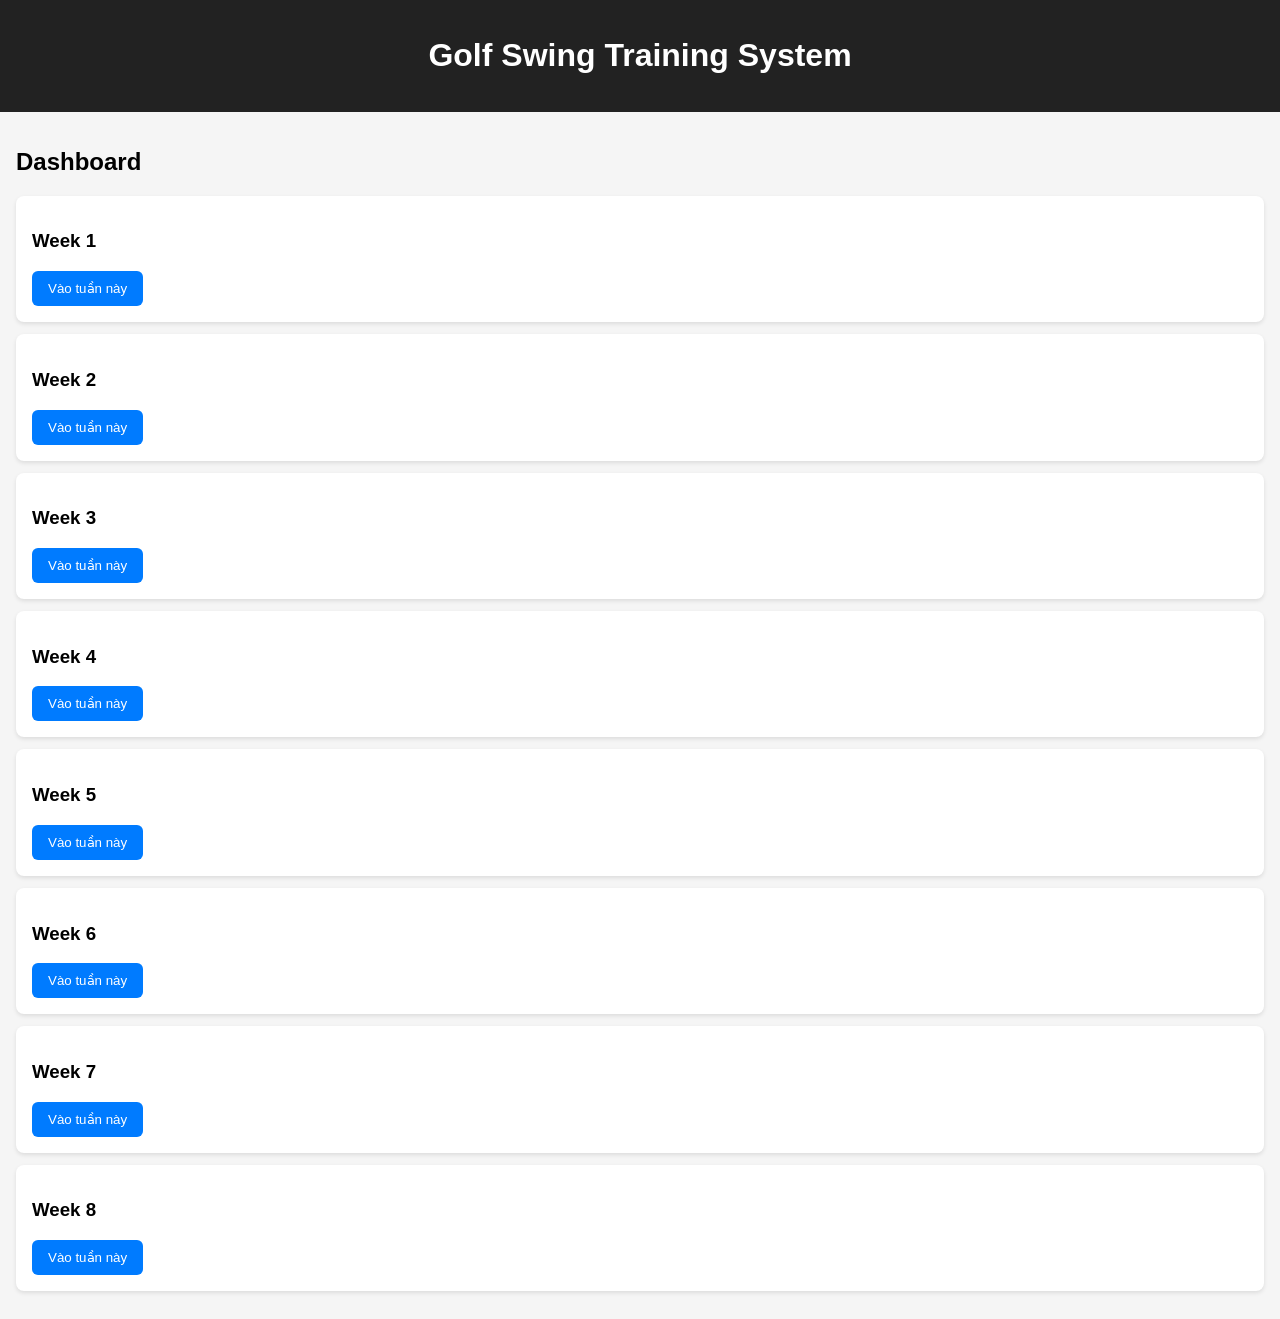
<file: index.html>
<!-- index.html -->
<!DOCTYPE html>
<html lang="vi">
<head>
  <meta charset="UTF-8" />
  <meta name="viewport" content="width=device-width, initial-scale=1.0" />
  <title>Golf Swing Training System</title>
  <link rel="stylesheet" href="style.css" />
</head>
<body>
  <header class="header">
    <h1>Golf Swing Training System</h1>
  </header>

  <main class="container">
    <h2>Dashboard</h2>
    <div id="week-list"></div>
  </main>

  <script src="app.js"></script>
</body>
</html>
</file>
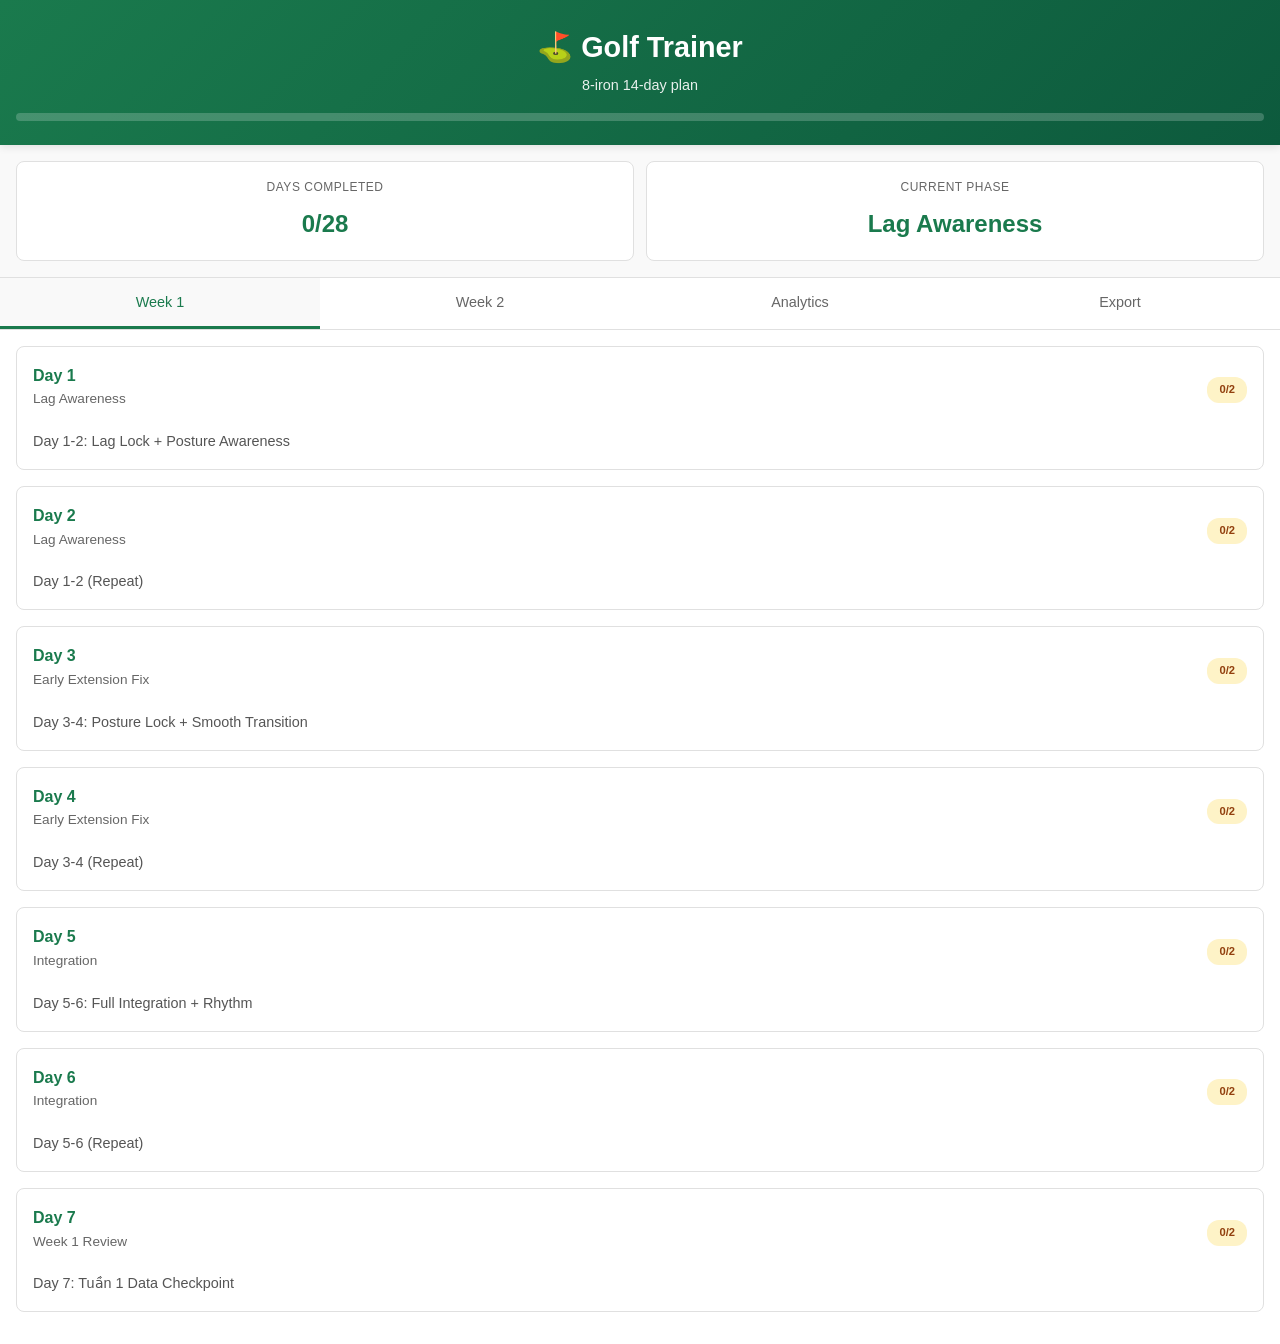
<file: index2.html>
<!DOCTYPE html>
<html lang="vi">
<head>
    <meta charset="UTF-8">
    <meta name="viewport" content="width=device-width, initial-scale=1.0">
    <meta name="theme-color" content="#1a7a4d">
    <meta name="description" content="Golf Training Tracker - 14 day plan">
    <title>Golf Training Tracker</title>
    <style>
        * {
            margin: 0;
            padding: 0;
            box-sizing: border-box;
        }
        
        body {
            font-family: -apple-system, BlinkMacSystemFont, 'Segoe UI', Roboto, sans-serif;
            background: #f5f5f5;
            color: #333;
            line-height: 1.6;
        }
        
        .container {
            max-width: 100%;
            margin: 0;
            background: white;
            min-height: 100vh;
        }
        
        header {
            background: linear-gradient(135deg, #1a7a4d 0%, #0d5a3d 100%);
            color: white;
            padding: 1.5rem 1rem;
            text-align: center;
            box-shadow: 0 2px 8px rgba(0,0,0,0.1);
            position: sticky;
            top: 0;
            z-index: 20;
        }
        
        header h1 {
            font-size: 1.8rem;
            margin-bottom: 0.25rem;
        }
        
        header p {
            font-size: 0.9rem;
            opacity: 0.9;
        }
        
        .progress-bar {
            width: 100%;
            height: 8px;
            background: rgba(255,255,255,0.2);
            margin-top: 1rem;
            border-radius: 4px;
            overflow: hidden;
        }
        
        .progress-fill {
            height: 100%;
            background: #4ade80;
            transition: width 0.3s ease;
        }
        
        .stats {
            display: grid;
            grid-template-columns: 1fr 1fr;
            gap: 0.75rem;
            padding: 1rem;
            background: #f9f9f9;
            border-bottom: 1px solid #e0e0e0;
        }
        
        .stat-card {
            background: white;
            padding: 1rem;
            border-radius: 8px;
            border: 1px solid #e0e0e0;
            text-align: center;
        }
        
        .stat-label {
            font-size: 0.75rem;
            color: #666;
            text-transform: uppercase;
            letter-spacing: 0.5px;
            margin-bottom: 0.5rem;
        }
        
        .stat-value {
            font-size: 1.5rem;
            font-weight: 600;
            color: #1a7a4d;
        }
        
        nav {
            display: flex;
            border-bottom: 1px solid #e0e0e0;
            background: white;
            position: sticky;
            top: 60px;
            z-index: 15;
        }
        
        nav button {
            flex: 1;
            padding: 1rem 0.5rem;
            border: none;
            background: white;
            cursor: pointer;
            font-size: 0.9rem;
            font-weight: 500;
            color: #666;
            border-bottom: 3px solid transparent;
            transition: all 0.2s;
        }
        
        nav button.active {
            color: #1a7a4d;
            border-bottom-color: #1a7a4d;
            background: #f9f9f9;
        }
        
        .content {
            padding: 1rem;
        }
        
        .week-view {
            display: none;
        }
        
        .week-view.active {
            display: block;
        }
        
        .day-card {
            background: white;
            border: 1px solid #e0e0e0;
            border-radius: 8px;
            padding: 1rem;
            margin-bottom: 1rem;
            cursor: pointer;
            transition: all 0.2s;
        }
        
        .day-card:hover {
            box-shadow: 0 4px 12px rgba(0,0,0,0.1);
            transform: translateY(-2px);
        }
        
        .day-card-header {
            display: flex;
            justify-content: space-between;
            align-items: center;
            margin-bottom: 0.75rem;
        }
        
        .day-card-title {
            font-weight: 600;
            color: #1a7a4d;
        }
        
        .day-card-status {
            display: flex;
            gap: 0.5rem;
            align-items: center;
        }
        
        .status-badge {
            display: inline-block;
            background: #fef3c7;
            color: #92400e;
            padding: 0.25rem 0.75rem;
            border-radius: 12px;
            font-size: 0.7rem;
            font-weight: 600;
        }
        
        .status-badge.completed {
            background: #d1fae5;
            color: #065f46;
        }
        
        .day-card-phase {
            font-size: 0.85rem;
            color: #666;
            margin-bottom: 0.5rem;
        }
        
        /* MODAL */
        .modal {
            display: none;
            position: fixed;
            top: 0;
            left: 0;
            width: 100%;
            height: 100%;
            background: rgba(0,0,0,0.5);
            z-index: 100;
            overflow-y: auto;
            animation: fadeIn 0.2s ease;
        }
        
        .modal.active {
            display: block;
        }
        
        @keyframes fadeIn {
            from { opacity: 0; }
            to { opacity: 1; }
        }
        
        .modal-content {
            background: white;
            margin: 1rem;
            border-radius: 12px;
            max-width: 100%;
            animation: slideUp 0.3s ease;
        }
        
        @keyframes slideUp {
            from {
                transform: translateY(50px);
                opacity: 0;
            }
            to {
                transform: translateY(0);
                opacity: 1;
            }
        }
        
        .modal-header {
            background: linear-gradient(135deg, #1a7a4d 0%, #0d5a3d 100%);
            color: white;
            padding: 1.5rem 1rem;
            border-radius: 12px 12px 0 0;
            display: flex;
            justify-content: space-between;
            align-items: center;
        }
        
        .modal-header h2 {
            font-size: 1.4rem;
            margin: 0;
        }
        
        .close-btn {
            background: rgba(255,255,255,0.2);
            border: none;
            color: white;
            font-size: 1.5rem;
            cursor: pointer;
            width: 40px;
            height: 40px;
            border-radius: 6px;
            display: flex;
            align-items: center;
            justify-content: center;
        }
        
        .close-btn:hover {
            background: rgba(255,255,255,0.3);
        }
        
        .modal-body {
            padding: 1.5rem 1rem;
            max-height: calc(100vh - 200px);
            overflow-y: auto;
        }
        
        .session-block {
            background: #f9f9f9;
            border: 1px solid #e0e0e0;
            border-radius: 8px;
            padding: 1.25rem;
            margin-bottom: 1.5rem;
            border-left: 4px solid #1a7a4d;
        }
        
        .block-header {
            display: flex;
            justify-content: space-between;
            align-items: start;
            margin-bottom: 1rem;
        }
        
        .block-title {
            font-weight: 600;
            font-size: 1rem;
            color: #1a7a4d;
            flex: 1;
        }
        
        .block-badge {
            display: inline-block;
            background: #e0e0e0;
            color: #333;
            padding: 0.3rem 0.75rem;
            border-radius: 12px;
            font-size: 0.7rem;
            font-weight: 600;
            white-space: nowrap;
            margin-left: 0.5rem;
        }
        
        .block-badge.morning {
            background: #fef3c7;
            color: #92400e;
        }
        
        .block-badge.afternoon {
            background: #e0e7ff;
            color: #1e1b4b;
        }
        
        .drills-list {
            background: white;
            padding: 0.75rem;
            border-radius: 6px;
            margin-bottom: 1rem;
        }
        
        .drills-list li {
            font-size: 0.85rem;
            color: #555;
            margin-bottom: 0.5rem;
            list-style: none;
            padding-left: 1.5rem;
            position: relative;
        }
        
        .drills-list li:before {
            content: "✓";
            position: absolute;
            left: 0;
            color: #1a7a4d;
            font-weight: bold;
        }
        
        .form-group {
            margin-bottom: 1rem;
        }
        
        .form-group label {
            display: block;
            font-size: 0.85rem;
            font-weight: 500;
            color: #333;
            margin-bottom: 0.4rem;
        }
        
        input[type="number"],
        input[type="text"],
        textarea,
        select {
            width: 100%;
            padding: 0.75rem;
            border: 1px solid #ddd;
            border-radius: 6px;
            font-size: 0.95rem;
            font-family: inherit;
        }
        
        input[type="number"]:focus,
        input[type="text"]:focus,
        textarea:focus {
            outline: none;
            border-color: #1a7a4d;
            box-shadow: 0 0 0 3px rgba(26, 122, 77, 0.1);
        }
        
        textarea {
            resize: vertical;
            min-height: 70px;
        }
        
        .metrics-grid {
            display: grid;
            grid-template-columns: 1fr 1fr 1fr;
            gap: 0.5rem;
        }
        
        .metric-input {
            display: flex;
            flex-direction: column;
        }
        
        .metric-input label {
            font-size: 0.7rem;
            color: #666;
            margin-bottom: 0.3rem;
        }
        
        .metric-input input {
            padding: 0.6rem;
        }
        
        .checkbox-group {
            display: flex;
            align-items: center;
            gap: 0.75rem;
            background: #f0fdf4;
            padding: 0.75rem;
            border-radius: 6px;
            margin-bottom: 1rem;
            border: 1px solid #d1fae5;
        }
        
        .checkbox-group input[type="checkbox"] {
            width: 24px;
            height: 24px;
            cursor: pointer;
            accent-color: #16a34a;
        }
        
        .checkbox-group label {
            margin: 0;
            flex: 1;
            font-weight: 500;
            color: #065f46;
            cursor: pointer;
            font-size: 0.95rem;
        }
        
        .block-footer {
            display: flex;
            gap: 0.75rem;
            margin-top: 1rem;
            padding-top: 1rem;
            border-top: 1px solid #e0e0e0;
        }
        
        .btn-save {
            flex: 1;
            padding: 0.75rem;
            background: #1a7a4d;
            color: white;
            border: none;
            border-radius: 6px;
            font-weight: 600;
            cursor: pointer;
            font-size: 0.9rem;
            transition: all 0.2s;
        }
        
        .btn-save:active {
            transform: scale(0.98);
        }
        
        .modal-footer {
            padding: 1rem;
            background: #f9f9f9;
            border-top: 1px solid #e0e0e0;
            border-radius: 0 0 12px 12px;
            display: flex;
            gap: 1rem;
        }
        
        .btn-close-modal {
            flex: 1;
            padding: 0.75rem;
            background: #e0e0e0;
            color: #333;
            border: none;
            border-radius: 6px;
            font-weight: 600;
            cursor: pointer;
            font-size: 0.9rem;
        }
        
        .data-view {
            display: none;
        }
        
        .data-view.active {
            display: block;
        }
        
        .data-section {
            background: white;
            border: 1px solid #e0e0e0;
            border-radius: 8px;
            padding: 1rem;
            margin-bottom: 1rem;
        }
        
        .data-section h3 {
            color: #1a7a4d;
            margin-bottom: 1rem;
            font-size: 1rem;
        }
        
        .data-table {
            width: 100%;
            border-collapse: collapse;
            font-size: 0.85rem;
        }
        
        .data-table th,
        .data-table td {
            padding: 0.6rem;
            text-align: left;
            border-bottom: 1px solid #e0e0e0;
        }
        
        .data-table th {
            background: #f5f5f5;
            font-weight: 600;
            color: #1a7a4d;
        }
        
        .data-table tr:hover {
            background: #f9f9f9;
        }
        
        .btn-group {
            display: flex;
            flex-direction: column;
            gap: 0.75rem;
        }
        
        .btn-primary {
            padding: 0.75rem;
            background: #1a7a4d;
            color: white;
            border: none;
            border-radius: 6px;
            font-weight: 600;
            cursor: pointer;
            font-size: 0.9rem;
        }
        
        .btn-secondary {
            padding: 0.75rem;
            background: #e0e0e0;
            color: #333;
            border: none;
            border-radius: 6px;
            font-weight: 600;
            cursor: pointer;
            font-size: 0.9rem;
        }
        
        .btn-danger {
            padding: 0.75rem;
            background: #dc2626;
            color: white;
            border: none;
            border-radius: 6px;
            font-weight: 600;
            cursor: pointer;
            font-size: 0.9rem;
        }
        
        .empty-state {
            text-align: center;
            padding: 2rem 1rem;
            color: #999;
        }
        
        @media (max-width: 480px) {
            .modal-body {
                max-height: calc(100vh - 150px);
            }
            
            .metrics-grid {
                grid-template-columns: 1fr;
            }
        }
    </style>
</head>
<body>
    <div class="container">
        <header>
            <h1>⛳ Golf Trainer</h1>
            <p>8-iron 14-day plan</p>
            <div class="progress-bar">
                <div class="progress-fill" id="progressFill"></div>
            </div>
        </header>
        
        <div class="stats">
            <div class="stat-card">
                <div class="stat-label">Days Completed</div>
                <div class="stat-value" id="daysCompleted">0/14</div>
            </div>
            <div class="stat-card">
                <div class="stat-label">Current Phase</div>
                <div class="stat-value" id="targetStatus">Lag Lock</div>
            </div>
        </div>
        
        <nav>
            <button onclick="switchTab('week1')" id="tab-week1" class="active">Week 1</button>
            <button onclick="switchTab('week2')" id="tab-week2">Week 2</button>
            <button onclick="switchTab('data')" id="tab-data">Analytics</button>
            <button onclick="switchTab('export')" id="tab-export">Export</button>
        </nav>
        
        <div class="content">
            <!-- WEEK 1 -->
            <div class="week-view active" id="week1">
                <div id="week1-cards"></div>
            </div>
            
            <!-- WEEK 2 -->
            <div class="week-view" id="week2">
                <div id="week2-cards"></div>
            </div>
            
            <!-- DATA -->
            <div class="data-view" id="data">
                <div class="data-section">
                    <h3>📊 Training Progress</h3>
                    <table class="data-table">
                        <thead>
                            <tr>
                                <th>Day</th>
                                <th>Smash</th>
                                <th>Spin</th>
                                <th>Launch</th>
                            </tr>
                        </thead>
                        <tbody id="dataTable"></tbody>
                    </table>
                </div>
            </div>
            
            <!-- EXPORT -->
            <div class="data-view" id="export">
                <div class="data-section">
                    <h3>📥 Export / Import</h3>
                    <p style="margin-bottom: 1rem; font-size: 0.9rem; color: #666;">
                        Save your training data to backup or push to GitHub
                    </p>
                    <div class="btn-group">
                        <button class="btn-primary" onclick="exportData()">📥 Export as JSON</button>
                        <button class="btn-secondary" onclick="importData()">📤 Import JSON</button>
                        <button class="btn-danger" onclick="resetAll()">⚠️ Reset All Data</button>
                    </div>
                </div>
                
                <div class="data-section">
                    <h3>⚙️ Baseline Settings</h3>
                    <div class="form-group">
                        <label>Smash Factor (Baseline)</label>
                        <input type="number" id="baselineSmash" step="0.01" value="1.37">
                    </div>
                    <div class="form-group">
                        <label>Spin Rate (RPM) - Baseline</label>
                        <input type="number" id="baselineSpin" value="5590">
                    </div>
                    <div class="form-group">
                        <label>Launch Angle (°) - Baseline</label>
                        <input type="number" id="baselineLaunch" step="0.1" value="19.1">
                    </div>
                    <button class="btn-primary" onclick="updateBaseline()">Save Baseline</button>
                </div>
                
                <input type="file" id="importFile" accept=".json" style="display: none;" onchange="handleFileImport(event)">
            </div>
        </div>
    </div>

    <!-- MODAL -->
    <div class="modal" id="dayModal">
        <div class="modal-content">
            <div class="modal-header">
                <h2 id="modalTitle">Day 1</h2>
                <button class="close-btn" onclick="closeModal()">✕</button>
            </div>
            <div class="modal-body" id="modalBody"></div>
            <div class="modal-footer">
                <button class="btn-close-modal" onclick="closeModal()">Close</button>
            </div>
        </div>
    </div>

    <script>
        const TRAINING_PLAN = {
            1: {
                week: 1,
                dayTitle: 'Day 1-2: Lag Lock + Posture Awareness',
                phase: 'Lag Awareness',
                focus: 'Restore lag, fix early extension awareness',
                blocks: [
                    {
                        id: 'day1-morning',
                        name: '15min Morning (No Trackman)',
                        type: 'morning',
                        drills: [
                            'Hand Drill - 5 balls, lag lock feeling, cổ tay cứng',
                            'Slow Transition - 5 balls, count 1-2-3 (hông→vai→tay)',
                            'Posture Feel - 5 balls, cảm giác lưng flex'
                        ],
                        hasMetrics: false
                    },
                    {
                        id: 'day1-afternoon',
                        name: '2hr Afternoon (17-19h Trackman)',
                        type: 'afternoon',
                        drills: [
                            'Set A (Lag Lock) - 30p, 3 blocks x 10 balls → Target: Smash 1.39+, Spin 5750+',
                            'Set B (Posture Hold) - 30p, 2 blocks x 10 balls → Target: Launch 18.5°',
                            'Set C (Integration) - 20p, 2 blocks x 10 balls → All together',
                            'Cool Down - 10p, 5-10 balls'
                        ],
                        hasMetrics: true,
                        metrics: ['smash', 'spin', 'launch']
                    }
                ]
            },
            2: {
                week: 1,
                dayTitle: 'Day 1-2 (Repeat)',
                phase: 'Lag Awareness',
                focus: 'Consolidate lag lock + posture feeling',
                blocks: [
                    {
                        id: 'day2-morning',
                        name: '15min Morning',
                        type: 'morning',
                        drills: [
                            'Hand Drill - 5 balls',
                            'Slow Transition - 5 balls, 1-2-3 count',
                            'Posture Feel - 5 balls'
                        ],
                        hasMetrics: false
                    },
                    {
                        id: 'day2-afternoon',
                        name: '2hr Afternoon (Trackman)',
                        type: 'afternoon',
                        drills: [
                            'Lag Lock Block - 30p',
                            'Posture Hold Block - 30p',
                            'Integration Block - 20p',
                            'Cool Down - 10p'
                        ],
                        hasMetrics: true,
                        metrics: ['smash', 'spin', 'launch']
                    }
                ]
            },
            3: {
                week: 1,
                dayTitle: 'Day 3-4: Posture Lock + Smooth Transition',
                phase: 'Early Extension Fix',
                focus: 'Fix early extension, smooth hông→vai→tay sequencing',
                blocks: [
                    {
                        id: 'day3-morning',
                        name: '15min Morning',
                        type: 'morning',
                        drills: [
                            'Posture Check - 5 balls in mirror, lưng duỗi không?',
                            'Hip-Only Transition - 5 balls, CHỈ quay hông',
                            'Posture Hold Tempo - 5 balls, cảm giác smooth'
                        ],
                        hasMetrics: false
                    },
                    {
                        id: 'day3-afternoon',
                        name: '2hr Afternoon (Trackman)',
                        type: 'afternoon',
                        drills: [
                            'Set A (Posture Emphasis) - 35p, 3 blocks → Target: Launch 17.5-18°',
                            'Set B (Tempo + Rhythm) - 35p, 3 blocks → Smooth hông→vai→tay',
                            'Cool Down - 10p'
                        ],
                        hasMetrics: true,
                        metrics: ['smash', 'spin', 'launch']
                    }
                ]
            },
            4: {
                week: 1,
                dayTitle: 'Day 3-4 (Repeat)',
                phase: 'Early Extension Fix',
                focus: 'Consolidate posture + smooth transition',
                blocks: [
                    {
                        id: 'day4-morning',
                        name: '15min Morning',
                        type: 'morning',
                        drills: [
                            'Posture Check - 5 balls',
                            'Hip-Only Transition - 5 balls',
                            'Posture Hold Tempo - 5 balls'
                        ],
                        hasMetrics: false
                    },
                    {
                        id: 'day4-afternoon',
                        name: '2hr Afternoon (Trackman)',
                        type: 'afternoon',
                        drills: [
                            'Posture Block - 35p',
                            'Tempo Block - 35p',
                            'Cool Down - 10p'
                        ],
                        hasMetrics: true,
                        metrics: ['smash', 'spin', 'launch']
                    }
                ]
            },
            5: {
                week: 1,
                dayTitle: 'Day 5-6: Full Integration + Rhythm',
                phase: 'Integration',
                focus: 'Tag team lag + posture + tempo, apply all together',
                blocks: [
                    {
                        id: 'day5-morning',
                        name: '15min Morning',
                        type: 'morning',
                        drills: [
                            'Tempo Swing - 7p with metronome (60 BPM), 1-2 BS, 1 transition, 2-3 DS',
                            'No-Drill Swing - 5p, apply subconsciously',
                            'Feel Check - 3p'
                        ],
                        hasMetrics: false
                    },
                    {
                        id: 'day5-afternoon',
                        name: '2hr Afternoon (Trackman)',
                        type: 'afternoon',
                        drills: [
                            'Lag + Posture + Tempo Block - 40p, 3 blocks (rotate focus each)',
                            'All Together Block - 30p, 2 blocks',
                            'Cool Down - 10p'
                        ],
                        hasMetrics: true,
                        metrics: ['smash', 'spin', 'launch']
                    }
                ]
            },
            6: {
                week: 1,
                dayTitle: 'Day 5-6 (Repeat)',
                phase: 'Integration',
                focus: 'Smooth automatic application of all elements',
                blocks: [
                    {
                        id: 'day6-morning',
                        name: '15min Morning',
                        type: 'morning',
                        drills: [
                            'Tempo Swing - 7p',
                            'No-Drill Swing - 5p',
                            'Feel Check - 3p'
                        ],
                        hasMetrics: false
                    },
                    {
                        id: 'day6-afternoon',
                        name: '2hr Afternoon (Trackman)',
                        type: 'afternoon',
                        drills: [
                            'Lag + Posture + Tempo Block - 40p',
                            'All Together Block - 30p',
                            'Cool Down - 10p'
                        ],
                        hasMetrics: true,
                        metrics: ['smash', 'spin', 'launch']
                    }
                ]
            },
            7: {
                week: 1,
                dayTitle: 'Day 7: Tuần 1 Data Checkpoint',
                phase: 'Week 1 Review',
                focus: 'Assess progress, data validation',
                blocks: [
                    {
                        id: 'day7-morning',
                        name: '15min Morning',
                        type: 'morning',
                        drills: [
                            'Hand Drill - 5 balls, lag lock check',
                            'Hip-Only - 5 balls, posture check',
                            'Tempo Swing - 5 balls, rhythm check'
                        ],
                        hasMetrics: false
                    },
                    {
                        id: 'day7-afternoon',
                        name: '2hr Afternoon (Trackman - Full Data)',
                        type: 'afternoon',
                        drills: [
                            'Warm-up - 10p, 10 balls',
                            'Test Block A - 15p, 15 balls (record all)',
                            'Test Block B - 15p, 15 balls (record all)',
                            'Multi-Club Check - 15p (7i, 8i, 9i)',
                            'Data Review - 10p (compare vs baseline)'
                        ],
                        hasMetrics: true,
                        metrics: ['smash', 'spin', 'launch']
                    }
                ]
            },
            8: {
                week: 2,
                dayTitle: 'Day 8-9: Multi-Club Full Swing',
                phase: 'Multi-Club Integration',
                focus: 'Apply lag + posture + tempo across 6-9 irons',
                blocks: [
                    {
                        id: 'day8-morning',
                        name: '15min Morning',
                        type: 'morning',
                        drills: [
                            '5 balls 7-iron - apply lag + posture + tempo',
                            '5 balls 8-iron - apply lag + posture + tempo',
                            'Feel summary - 5p'
                        ],
                        hasMetrics: false
                    },
                    {
                        id: 'day8-afternoon',
                        name: '2hr Afternoon (Trackman)',
                        type: 'afternoon',
                        drills: [
                            'Iron Progression - 40p (6i, 7i, 8i, 9i x 10 each)',
                            '8-Iron Focus Block A - 20p, 20 balls',
                            '8-Iron Focus Block B - 20p, 20 balls (consistency)',
                            'Cool Down - 10p'
                        ],
                        hasMetrics: true,
                        metrics: ['smash', 'spin', 'launch']
                    }
                ]
            },
            9: {
                week: 2,
                dayTitle: 'Day 9 (Repeat)',
                phase: 'Multi-Club Integration',
                focus: 'Multi-club consistency check',
                blocks: [
                    {
                        id: 'day9-morning',
                        name: '15min Morning',
                        type: 'morning',
                        drills: [
                            '5 balls 7-iron',
                            '5 balls 8-iron',
                            'Feel summary'
                        ],
                        hasMetrics: false
                    },
                    {
                        id: 'day9-afternoon',
                        name: '2hr Afternoon (Trackman)',
                        type: 'afternoon',
                        drills: [
                            'Iron Progression - 40p',
                            '8-Iron Focus - 40p',
                            'Cool Down - 10p'
                        ],
                        hasMetrics: true,
                        metrics: ['smash', 'spin', 'launch']
                    }
                ]
            },
            10: {
                week: 2,
                dayTitle: 'Day 10-11: Rhythm + Course Simulation',
                phase: 'Course Application',
                focus: 'Transition to real course rhythm, subconscious application',
                blocks: [
                    {
                        id: 'day10-morning',
                        name: '15min Morning',
                        type: 'morning',
                        drills: [
                            'No-Drill Hit - 10 balls, NO Trackman, just swing',
                            'Quick Trackman Check - 3 balls (baseline only)'
                        ],
                        hasMetrics: false
                    },
                    {
                        id: 'day10-afternoon',
                        name: '2hr Afternoon (Trackman)',
                        type: 'afternoon',
                        drills: [
                            'Pre-Shot Routine - 30p, 5 each (6i, 8i, 9i) full setup/aim/alignment',
                            '8-Iron Rhythm Block - 40p, 20 balls (one shot at a time, walk between)',
                            'Finisher - 10p, 5 balls no data feedback'
                        ],
                        hasMetrics: true,
                        metrics: ['smash', 'spin', 'launch']
                    }
                ]
            },
            11: {
                week: 2,
                dayTitle: 'Day 11 (Repeat)',
                phase: 'Course Application',
                focus: 'Course rhythm consolidation',
                blocks: [
                    {
                        id: 'day11-morning',
                        name: '15min Morning',
                        type: 'morning',
                        drills: [
                            'No-Drill Hit - 10 balls',
                            'Quick Check - 3 balls'
                        ],
                        hasMetrics: false
                    },
                    {
                        id: 'day11-afternoon',
                        name: '2hr Afternoon (Trackman)',
                        type: 'afternoon',
                        drills: [
                            'Pre-Shot Routine - 30p',
                            '8-Iron Rhythm - 40p, 20 balls',
                            'Finisher - 10p'
                        ],
                        hasMetrics: true,
                        metrics: ['smash', 'spin', 'launch']
                    }
                ]
            },
            12: {
                week: 2,
                dayTitle: 'Day 12-13: Pressure + Finalize',
                phase: 'Pressure Simulation',
                focus: 'Swing consistency under pressure, final validation',
                blocks: [
                    {
                        id: 'day12-morning',
                        name: '15min Morning',
                        type: 'morning',
                        drills: [
                            'Target Practice - 10p, 3 targets (120y, 130y, 140y)',
                            'Quick Drill - 5p if needed'
                        ],
                        hasMetrics: false
                    },
                    {
                        id: 'day12-afternoon',
                        name: '2hr Afternoon (Trackman)',
                        type: 'afternoon',
                        drills: [
                            'Scoring Game - 30p, 20 balls (±5y = 1 point, try 20/20)',
                            'Multi-Club Pressure - 20p (6i, 8i, PW random)',
                            'Final Check - 20p, 15 balls (no game)'
                        ],
                        hasMetrics: true,
                        metrics: ['smash', 'spin', 'launch']
                    }
                ]
            },
            13: {
                week: 2,
                dayTitle: 'Day 13 (Repeat)',
                phase: 'Pressure Simulation',
                focus: 'Finalize under pressure',
                blocks: [
                    {
                        id: 'day13-morning',
                        name: '15min Morning',
                        type: 'morning',
                        drills: [
                            'Target Practice - 10p',
                            'Quick Drill - 5p'
                        ],
                        hasMetrics: false
                    },
                    {
                        id: 'day13-afternoon',
                        name: '2hr Afternoon (Trackman)',
                        type: 'afternoon',
                        drills: [
                            'Scoring Game - 30p',
                            'Multi-Club - 20p',
                            'Final Check - 20p'
                        ],
                        hasMetrics: true,
                        metrics: ['smash', 'spin', 'launch']
                    }
                ]
            },
            14: {
                week: 2,
                dayTitle: 'Day 14: FINAL DAY - Go Play!',
                phase: 'Final Day',
                focus: 'Confidence check then play course',
                blocks: [
                    {
                        id: 'day14-morning',
                        name: '15min Morning',
                        type: 'morning',
                        drills: [
                            '10 balls 8-iron, confidence check',
                            'If feel good → ready; if not → one drill then 5 ball confirm'
                        ],
                        hasMetrics: false
                    },
                    {
                        id: 'day14-afternoon',
                        name: '🏌️ PLAY COURSE or Range Simulation',
                        type: 'afternoon',
                        drills: [
                            'GO PLAY 9-18 holes (real course preferred)',
                            'OR simulate 18-hole range round',
                            'Hit 8-iron 10+ times',
                            'Track: Feel, distance, direction, confidence',
                            'Leave Trackman in bag (enjoy the game!)'
                        ],
                        hasMetrics: false
                    }
                ]
            }
        };

        let data = {
            days: {},
            baseline: {
                smash: 1.37,
                spin: 5590,
                launch: 19.1
            }
        };

        // Initialize
        for (let i = 1; i <= 14; i++) {
            data.days[i] = {
                blocks: {}
            };
        }

        function loadData() {
            const saved = localStorage.getItem('golfTrainerData');
            if (saved) {
                data = JSON.parse(saved);
            }
            
            const savedBaseline = localStorage.getItem('golfBaseline');
            if (savedBaseline) {
                data.baseline = JSON.parse(savedBaseline);
            }
            
            // Ensure all blocks exist
            for (let day = 1; day <= 14; day++) {
                if (!data.days[day]) {
                    data.days[day] = { blocks: {} };
                }
                const plan = TRAINING_PLAN[day];
                if (plan) {
                    plan.blocks.forEach(block => {
                        if (!data.days[day].blocks[block.id]) {
                            data.days[day].blocks[block.id] = {
                                completed: false,
                                notes: '',
                                metrics: {}
                            };
                        }
                    });
                }
            }
            
            renderUI();
        }

        function saveData() {
            localStorage.setItem('golfTrainerData', JSON.stringify(data));
        }

        function updateBaseline() {
            data.baseline.smash = parseFloat(document.getElementById('baselineSmash').value) || 1.37;
            data.baseline.spin = parseInt(document.getElementById('baselineSpin').value) || 5590;
            data.baseline.launch = parseFloat(document.getElementById('baselineLaunch').value) || 19.1;
            localStorage.setItem('golfBaseline', JSON.stringify(data.baseline));
            alert('✅ Baseline updated!');
        }

        function renderUI() {
            renderDayCards('week1', 1, 7);
            renderDayCards('week2', 8, 14);
            updateStats();
            updateDataTable();
            
            document.getElementById('baselineSmash').value = data.baseline.smash;
            document.getElementById('baselineSpin').value = data.baseline.spin;
            document.getElementById('baselineLaunch').value = data.baseline.launch;
        }

        function renderDayCards(containerId, startDay, endDay) {
            const container = document.getElementById(containerId + '-cards');
            container.innerHTML = '';
            
            for (let day = startDay; day <= endDay; day++) {
                const plan = TRAINING_PLAN[day];
                const dayData = data.days[day];
                
                let completedCount = 0;
                plan.blocks.forEach(block => {
                    if (dayData.blocks[block.id] && dayData.blocks[block.id].completed) {
                        completedCount++;
                    }
                });
                
                const isAllCompleted = completedCount === plan.blocks.length;
                
                const card = document.createElement('div');
                card.className = 'day-card' + (isAllCompleted ? ' completed' : '');
                card.onclick = () => openDayModal(day);
                
                card.innerHTML = `
                    <div class="day-card-header">
                        <div>
                            <div class="day-card-title">Day ${day}</div>
                            <div class="day-card-phase">${plan.phase}</div>
                        </div>
                        <div class="day-card-status">
                            <span class="status-badge ${completedCount === plan.blocks.length ? 'completed' : ''}">
                                ${completedCount}/${plan.blocks.length}
                            </span>
                        </div>
                    </div>
                    <p style="font-size: 0.9rem; color: #555; margin: 0;">${plan.dayTitle}</p>
                `;
                
                container.appendChild(card);
            }
        }

        function openDayModal(day) {
            const plan = TRAINING_PLAN[day];
            const dayData = data.days[day];
            
            document.getElementById('modalTitle').textContent = `${plan.dayTitle}`;
            
            let html = `<p style="color: #666; margin-bottom: 1.5rem; font-size: 0.9rem;"><strong>Focus:</strong> ${plan.focus}</p>`;
            
            plan.blocks.forEach(block => {
                const blockData = dayData.blocks[block.id] || { completed: false, notes: '', metrics: {} };
                
                html += `
                    <div class="session-block">
                        <div class="block-header">
                            <div class="block-title">${block.name}</div>
                            <span class="block-badge ${block.type}">${block.type.toUpperCase()}</span>
                        </div>
                        
                        <div class="drills-list">
                            <ul>
                                ${block.drills.map(drill => `<li>${drill}</li>`).join('')}
                            </ul>
                        </div>
                        
                        ${block.hasMetrics ? `
                            <div style="background: white; padding: 0.75rem; border-radius: 6px; margin-bottom: 1rem;">
                                <label style="font-size: 0.8rem; color: #666; margin-bottom: 0.5rem; display: block;">📊 Trackman Metrics</label>
                                <div class="metrics-grid">
                                    <div class="metric-input">
                                        <label>Smash</label>
                                        <input type="number" step="0.01" placeholder="1.42" value="${blockData.metrics.smash || ''}" onchange="updateMetric(${day}, '${block.id}', 'smash', this.value)">
                                    </div>
                                    <div class="metric-input">
                                        <label>Spin (RPM)</label>
                                        <input type="number" placeholder="6300" value="${blockData.metrics.spin || ''}" onchange="updateMetric(${day}, '${block.id}', 'spin', this.value)">
                                    </div>
                                    <div class="metric-input">
                                        <label>Launch (°)</label>
                                        <input type="number" step="0.1" placeholder="17" value="${blockData.metrics.launch || ''}" onchange="updateMetric(${day}, '${block.id}', 'launch', this.value)">
                                    </div>
                                </div>
                            </div>
                        ` : ''}
                        
                        <div class="form-group">
                            <label>📝 Notes & Observations</label>
                            <textarea placeholder="How did it feel? Any issues? What went well?" onchange="updateNotes(${day}, '${block.id}', this.value)">${blockData.notes || ''}</textarea>
                        </div>
                        
                        <div class="checkbox-group">
                            <input type="checkbox" id="check-${block.id}" ${blockData.completed ? 'checked' : ''} onchange="toggleBlockComplete(${day}, '${block.id}', this.checked)">
                            <label for="check-${block.id}">✓ Completed</label>
                        </div>
                    </div>
                `;
            });
            
            document.getElementById('modalBody').innerHTML = html;
            document.getElementById('dayModal').classList.add('active');
        }

        function closeModal() {
            document.getElementById('dayModal').classList.remove('active');
            saveData();
            renderUI();
        }

        function toggleBlockComplete(day, blockId, completed) {
            data.days[day].blocks[blockId].completed = completed;
            saveData();
        }

        function updateNotes(day, blockId, notes) {
            data.days[day].blocks[blockId].notes = notes;
            saveData();
        }

        function updateMetric(day, blockId, metric, value) {
            if (!data.days[day].blocks[blockId].metrics) {
                data.days[day].blocks[blockId].metrics = {};
            }
            data.days[day].blocks[blockId].metrics[metric] = value ? parseFloat(value) : '';
            saveData();
        }

        function updateStats() {
            let completedBlocks = 0;
            let totalBlocks = 0;
            
            for (let day = 1; day <= 14; day++) {
                const plan = TRAINING_PLAN[day];
                plan.blocks.forEach(block => {
                    totalBlocks++;
                    if (data.days[day].blocks[block.id] && data.days[day].blocks[block.id].completed) {
                        completedBlocks++;
                    }
                });
            }
            
            const percentage = Math.round((completedBlocks / totalBlocks) * 100);
            document.getElementById('progressFill').style.width = percentage + '%';
            document.getElementById('daysCompleted').textContent = `${completedBlocks}/${totalBlocks}`;
            
            // Current phase
            let currentPhase = 'Lag Lock';
            for (let day = 1; day <= 14; day++) {
                const plan = TRAINING_PLAN[day];
                let allCompleted = true;
                plan.blocks.forEach(block => {
                    if (!data.days[day].blocks[block.id] || !data.days[day].blocks[block.id].completed) {
                        allCompleted = false;
                    }
                });
                if (!allCompleted) {
                    currentPhase = plan.phase;
                    break;
                }
            }
            
            document.getElementById('targetStatus').textContent = currentPhase;
        }

        function updateDataTable() {
            const tbody = document.getElementById('dataTable');
            tbody.innerHTML = '';
            
            for (let day = 1; day <= 14; day++) {
                const plan = TRAINING_PLAN[day];
                let smash = '-', spin = '-', launch = '-';
                
                // Get data from afternoon blocks (they have metrics)
                plan.blocks.forEach(block => {
                    if (block.hasMetrics && data.days[day].blocks[block.id]) {
                        const metrics = data.days[day].blocks[block.id].metrics;
                        if (metrics) {
                            smash = metrics.smash || '-';
                            spin = metrics.spin || '-';
                            launch = metrics.launch || '-';
                        }
                    }
                });
                
                const row = `
                    <tr>
                        <td><strong>Day ${day}</strong></td>
                        <td>${smash}</td>
                        <td>${spin}</td>
                        <td>${launch}</td>
                    </tr>
                `;
                tbody.innerHTML += row;
            }
        }

        function switchTab(tabName) {
            // Hide all week views
            document.querySelectorAll('.week-view').forEach(el => el.classList.remove('active'));
            document.querySelectorAll('.data-view').forEach(el => el.classList.remove('active'));
            
            // Remove active from nav
            document.querySelectorAll('nav button').forEach(el => el.classList.remove('active'));
            
            // Show selected
            if (tabName === 'week1') {
                document.getElementById('week1').classList.add('active');
            } else if (tabName === 'week2') {
                document.getElementById('week2').classList.add('active');
            } else if (tabName === 'data') {
                document.getElementById('data').classList.add('active');
            } else if (tabName === 'export') {
                document.getElementById('export').classList.add('active');
            }
            
            document.getElementById('tab-' + tabName).classList.add('active');
        }

        function exportData() {
            const exportObj = {
                exportDate: new Date().toISOString(),
                baseline: data.baseline,
                training: data.days
            };
            
            const jsonStr = JSON.stringify(exportObj, null, 2);
            const blob = new Blob([jsonStr], { type: 'application/json' });
            const url = URL.createObjectURL(blob);
            const link = document.createElement('a');
            link.href = url;
            link.download = `golf-training-${new Date().toISOString().split('T')[0]}.json`;
            link.click();
            URL.revokeObjectURL(url);
        }

        function importData() {
            document.getElementById('importFile').click();
        }

        function handleFileImport(event) {
            const file = event.target.files[0];
            if (!file) return;
            
            const reader = new FileReader();
            reader.onload = (e) => {
                try {
                    const imported = JSON.parse(e.target.result);
                    data.baseline = imported.baseline || data.baseline;
                    data.days = imported.training || data.days;
                    localStorage.setItem('golfTrainerData', JSON.stringify(data));
                    localStorage.setItem('golfBaseline', JSON.stringify(data.baseline));
                    renderUI();
                    alert('✅ Data imported successfully!');
                } catch (err) {
                    alert('❌ Error: ' + err.message);
                }
            };
            reader.readAsText(file);
        }

        function resetAll() {
            if (confirm('⚠️ Delete ALL training data? This cannot be undone.')) {
                localStorage.removeItem('golfTrainerData');
                localStorage.removeItem('golfBaseline');
                location.reload();
            }
        }

        // Service worker for PWA
        if ('serviceWorker' in navigator) {
            navigator.serviceWorker.register('data:application/javascript,' + encodeURIComponent(`
                self.addEventListener('install', e => self.skipWaiting());
                self.addEventListener('activate', e => e.waitUntil(clients.claim()));
            `)).catch(() => {});
        }

        // Load on startup
        loadData();
    </script>
</body>
</html>
</file>
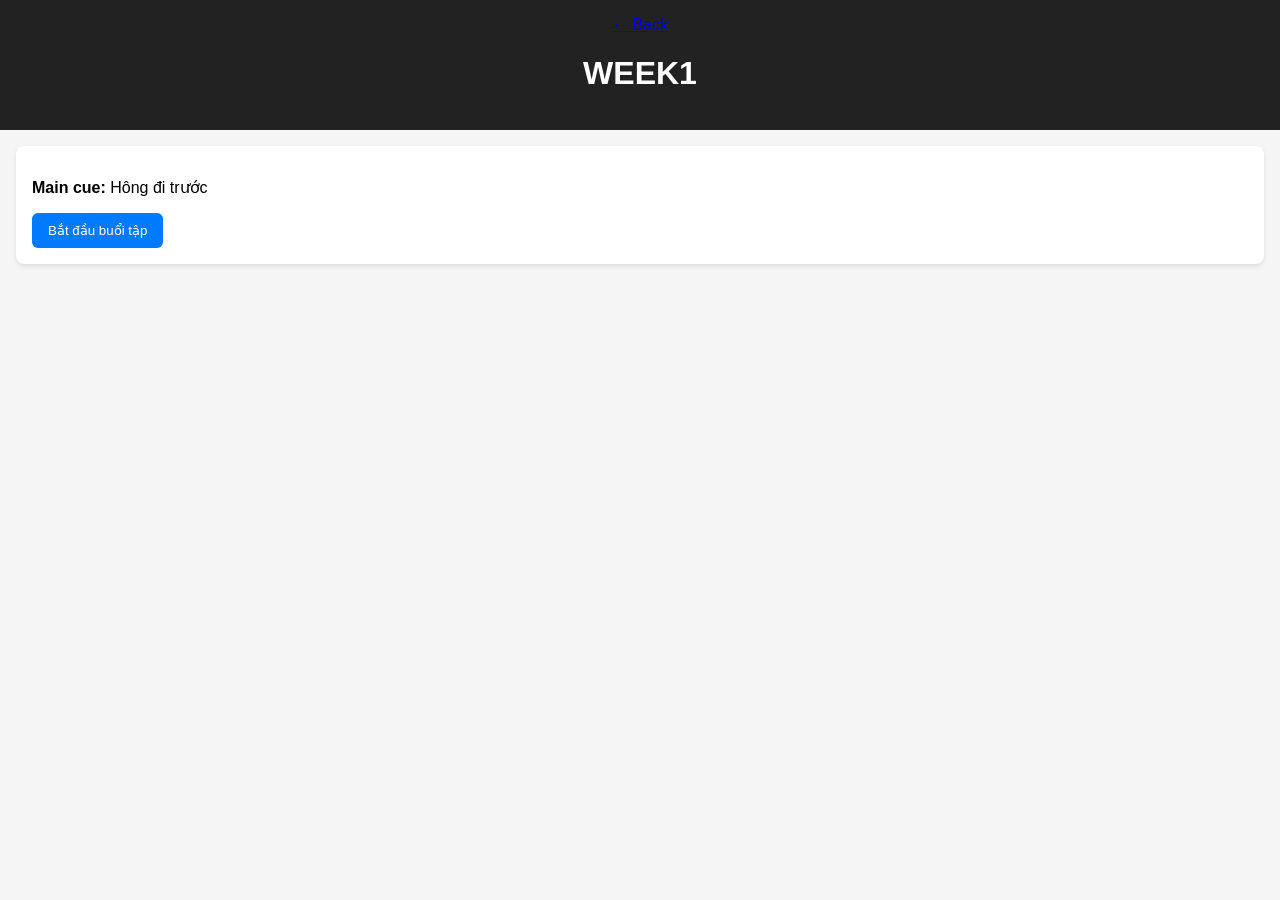
<file: week.html>
<!-- week.html -->
<!DOCTYPE html>
<html lang="vi">
<head>
  <meta charset="UTF-8" />
  <meta name="viewport" content="width=device-width, initial-scale=1.0" />
  <title>Week View</title>
  <link rel="stylesheet" href="style.css" />
</head>
<body>
  <header class="header">
    <a href="index.html">← Back</a>
    <h1 id="week-title">Week</h1>
  </header>

  <main class="container">
    <div id="week-content"></div>
  </main>

  <script src="app.js"></script>
</body>
</html>
</file>
<file: style.css>
/* style.css */
body {
  margin: 0;
  font-family: Arial, sans-serif;
  background: #f5f5f5;
}

.header {
  background: #222;
  color: #fff;
  padding: 16px;
  text-align: center;
}

.container {
  padding: 16px;
}

.card {
  background: #fff;
  padding: 16px;
  margin-bottom: 12px;
  border-radius: 8px;
  box-shadow: 0 2px 4px rgba(0,0,0,0.1);
}

button {
  padding: 10px 16px;
  border: none;
  border-radius: 6px;
  background: #007bff;
  color: white;
  cursor: pointer;
}

button:hover {
  background: #0056b3;
}
</file>
